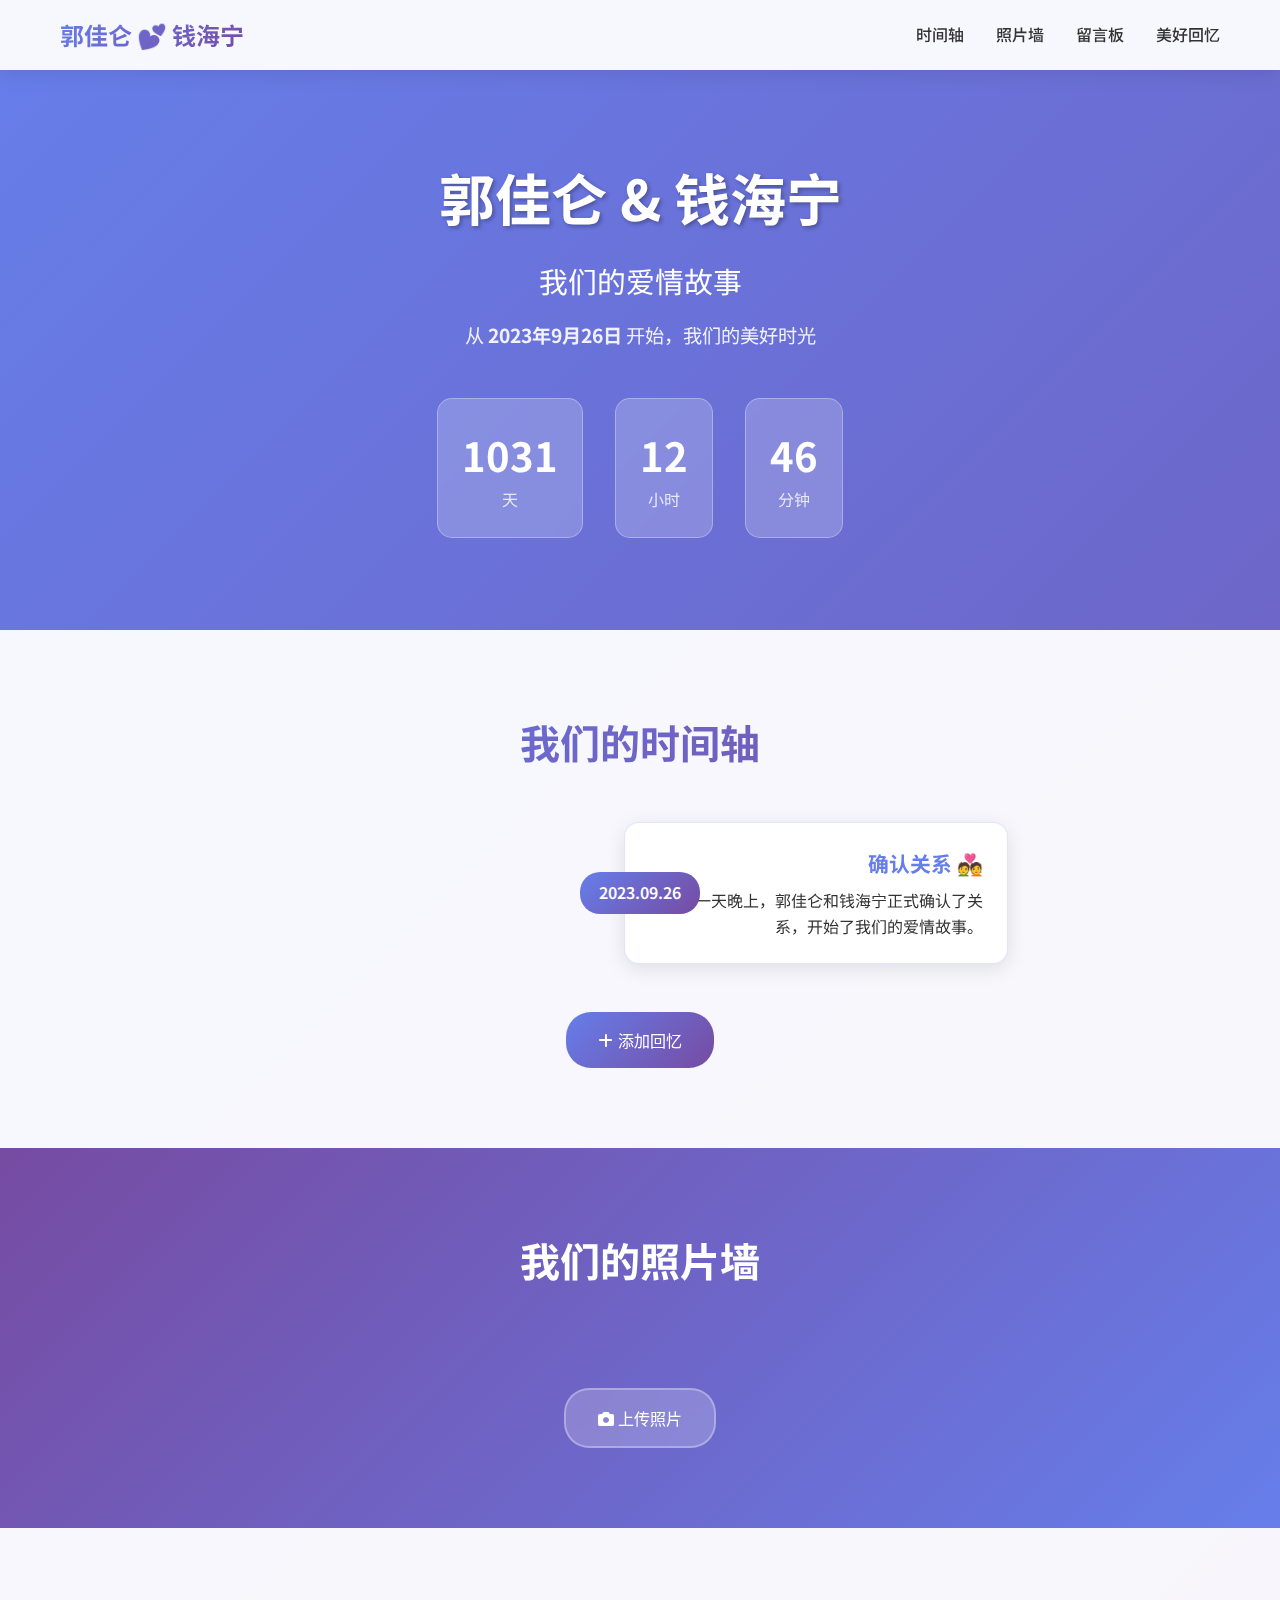
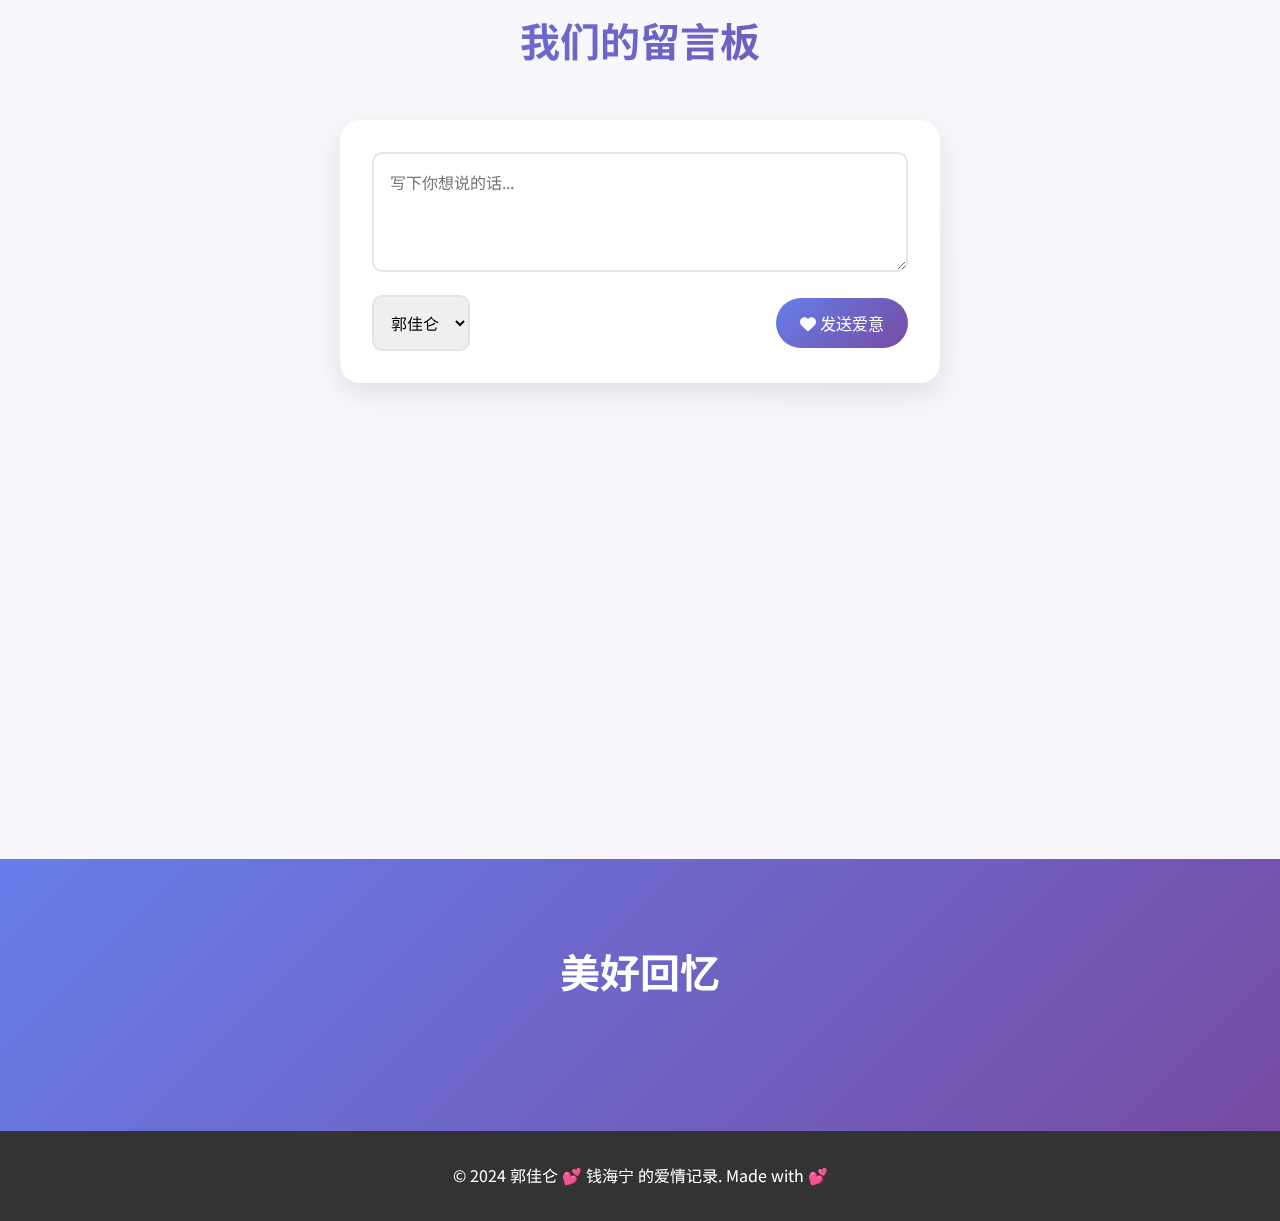
<file: index.html>
<!DOCTYPE html>
<html lang="zh-CN">
<head>
    <meta charset="UTF-8">
    <meta name="viewport" content="width=device-width, initial-scale=1.0">
    <title>郭佳仑 💕 钱海宁 - 我们的爱情记录</title>
    <link rel="stylesheet" href="styles.css">
    <link href="https://fonts.googleapis.com/css2?family=Noto+Sans+SC:wght@300;400;500;700&display=swap" rel="stylesheet">
    <link rel="stylesheet" href="https://cdnjs.cloudflare.com/ajax/libs/font-awesome/6.4.0/css/all.min.css">
</head>
<body>
    <!-- 背景装饰 -->
    <div class="background-hearts"></div>
    
    <!-- 导航栏 -->
    <nav class="navbar">
        <div class="nav-container">
            <h1 class="nav-title">郭佳仑 💕 钱海宁</h1>
            <ul class="nav-menu">
                <li><a href="#timeline" class="nav-link">时间轴</a></li>
                <li><a href="#photos" class="nav-link">照片墙</a></li>
                <li><a href="#messages" class="nav-link">留言板</a></li>
                <li><a href="#memories" class="nav-link">美好回忆</a></li>
            </ul>
        </div>
    </nav>

    <!-- 英雄区域 -->
    <section class="hero">
        <div class="hero-content">
            <h1 class="hero-title">郭佳仑 & 钱海宁</h1>
            <h2 style="font-size: 1.8rem; margin-bottom: 1rem; font-weight: 400;">我们的爱情故事</h2>
            <p class="hero-subtitle">从 <strong>2023年9月26日</strong> 开始，我们的美好时光</p>
            <div class="love-counter">
                <div class="counter-item">
                    <span class="counter-number" id="days-count">0</span>
                    <span class="counter-label">天</span>
                </div>
                <div class="counter-item">
                    <span class="counter-number" id="hours-count">0</span>
                    <span class="counter-label">小时</span>
                </div>
                <div class="counter-item">
                    <span class="counter-number" id="minutes-count">0</span>
                    <span class="counter-label">分钟</span>
                </div>
            </div>
        </div>
    </section>

    <!-- 时间轴 -->
    <section id="timeline" class="timeline-section">
        <div class="container">
            <h2 class="section-title">我们的时间轴</h2>
            <div class="timeline">
                <div class="timeline-item">
                    <div class="timeline-date">2023.09.26</div>
                    <div class="timeline-content">
                        <h3>确认关系 💑</h3>
                        <p>这一天晚上，郭佳仑和钱海宁正式确认了关系，开始了我们的爱情故事。</p>
                    </div>
                </div>
                <!-- 更多时间轴项目可以通过JavaScript动态添加 -->
            </div>
            <button class="add-memory-btn" onclick="addMemory()">
                <i class="fas fa-plus"></i> 添加回忆
            </button>
        </div>
    </section>

    <!-- 照片墙 -->
    <section id="photos" class="photos-section">
        <div class="container">
            <h2 class="section-title">我们的照片墙</h2>
            <div class="photo-grid" id="photo-grid">
                <!-- 照片将通过JavaScript动态添加 -->
            </div>
            <div class="upload-area">
                <input type="file" id="photo-upload" accept="image/*" multiple style="display: none;">
                <button class="upload-btn" onclick="document.getElementById('photo-upload').click()">
                    <i class="fas fa-camera"></i> 上传照片
                </button>
            </div>
        </div>
    </section>

    <!-- 留言板 -->
    <section id="messages" class="messages-section">
        <div class="container">
            <h2 class="section-title">我们的留言板</h2>
            <div class="message-form">
                <textarea id="message-input" placeholder="写下你想说的话..."></textarea>
                <div class="form-actions">
                    <select id="message-author">
                        <option value="郭佳仑">郭佳仑</option>
                        <option value="钱海宁">钱海宁</option>
                    </select>
                    <button onclick="addMessage()" class="submit-btn">
                        <i class="fas fa-heart"></i> 发送爱意
                    </button>
                </div>
            </div>
            <div class="messages-container" id="messages-container">
                <!-- 留言将通过JavaScript动态添加 -->
            </div>
        </div>
    </section>

    <!-- 美好回忆 -->
    <section id="memories" class="memories-section">
        <div class="container">
            <h2 class="section-title">美好回忆</h2>
            <div class="memories-grid" id="memories-grid">
                <!-- 回忆卡片将通过JavaScript动态添加 -->
            </div>
        </div>
    </section>

    <!-- 底部 -->
    <footer class="footer">
        <div class="container">
            <p>&copy; 2024 郭佳仑 💕 钱海宁 的爱情记录. Made with 💕</p>
        </div>
    </footer>

    <!-- 添加回忆模态框 -->
    <div id="memory-modal" class="modal">
        <div class="modal-content">
            <span class="close">&times;</span>
            <h3>添加美好回忆</h3>
            <form id="memory-form">
                <input type="date" id="memory-date" required>
                <input type="text" id="memory-title" placeholder="回忆标题" required>
                <textarea id="memory-description" placeholder="详细描述这个美好的回忆..."></textarea>
                <button type="submit">保存回忆</button>
            </form>
        </div>
    </div>

    <script src="script.js"></script>
</body>
</html>
</file>
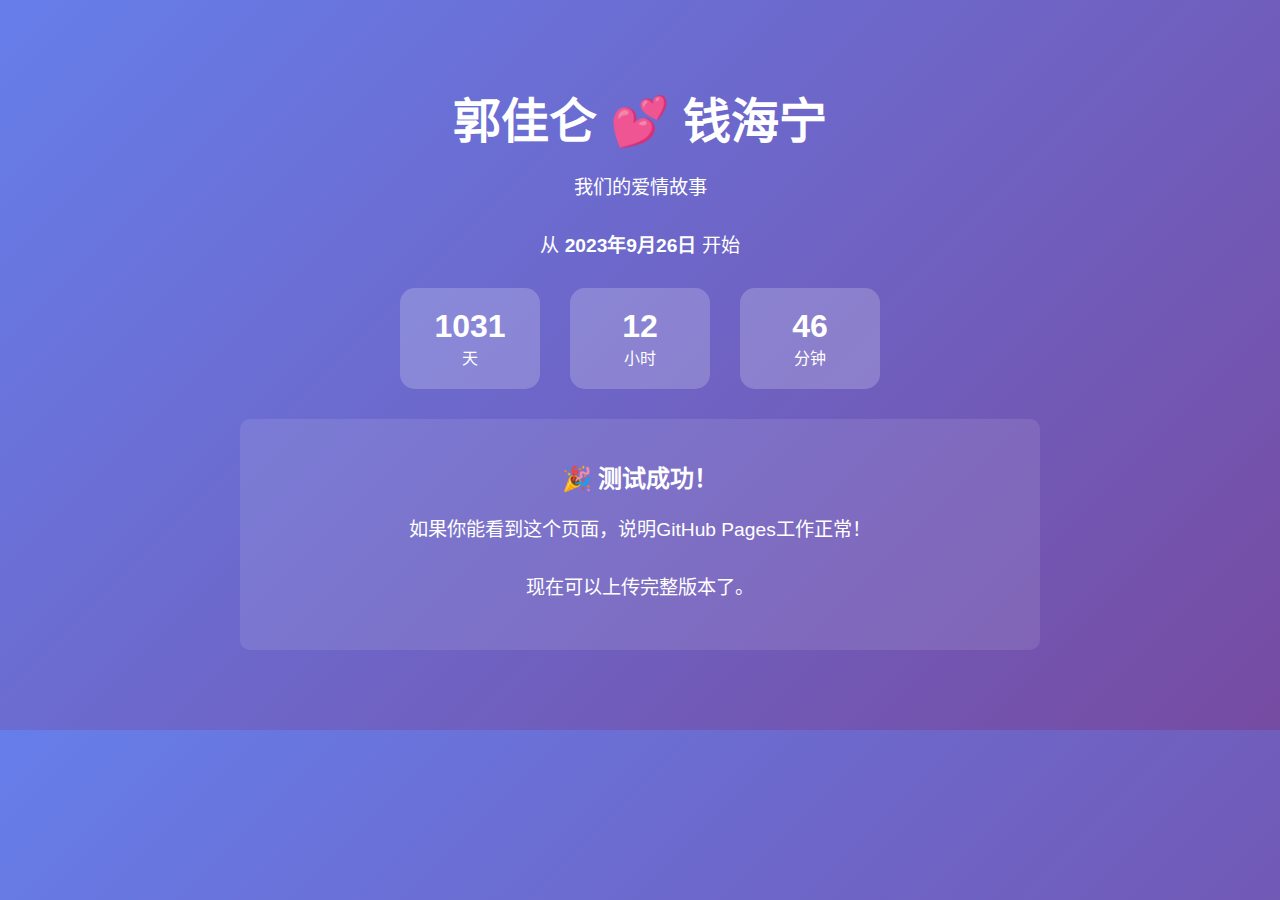
<file: test.html>
<!DOCTYPE html>
<html lang="zh-CN">
<head>
    <meta charset="UTF-8">
    <meta name="viewport" content="width=device-width, initial-scale=1.0">
    <title>郭佳仑 💕 钱海宁 - 测试版本</title>
    <style>
        body {
            font-family: 'Arial', sans-serif;
            margin: 0;
            padding: 0;
            background: linear-gradient(135deg, #667eea 0%, #764ba2 100%);
            color: white;
            text-align: center;
            padding: 50px 20px;
        }
        .hero {
            max-width: 800px;
            margin: 0 auto;
        }
        .hero h1 {
            font-size: 3rem;
            margin-bottom: 20px;
        }
        .hero p {
            font-size: 1.2rem;
            margin-bottom: 30px;
        }
        .counter {
            display: flex;
            justify-content: center;
            gap: 30px;
            flex-wrap: wrap;
        }
        .counter-item {
            background: rgba(255, 255, 255, 0.2);
            padding: 20px;
            border-radius: 15px;
            min-width: 100px;
        }
        .counter-number {
            display: block;
            font-size: 2rem;
            font-weight: bold;
        }
        .test-message {
            background: rgba(255, 255, 255, 0.1);
            padding: 20px;
            border-radius: 10px;
            margin: 30px 0;
        }
    </style>
</head>
<body>
    <div class="hero">
        <h1>郭佳仑 💕 钱海宁</h1>
        <p>我们的爱情故事</p>
        <p>从 <strong>2023年9月26日</strong> 开始</p>
        
        <div class="counter">
            <div class="counter-item">
                <span class="counter-number" id="days">0</span>
                <span>天</span>
            </div>
            <div class="counter-item">
                <span class="counter-number" id="hours">0</span>
                <span>小时</span>
            </div>
            <div class="counter-item">
                <span class="counter-number" id="minutes">0</span>
                <span>分钟</span>
            </div>
        </div>
        
        <div class="test-message">
            <h2>🎉 测试成功！</h2>
            <p>如果你能看到这个页面，说明GitHub Pages工作正常！</p>
            <p>现在可以上传完整版本了。</p>
        </div>
    </div>

    <script>
        // 简单的计数器
        function updateCounter() {
            const startDate = new Date('2023-09-26T19:00:00');
            const now = new Date();
            const diff = now - startDate;
            
            const days = Math.floor(diff / (1000 * 60 * 60 * 24));
            const hours = Math.floor((diff % (1000 * 60 * 60 * 24)) / (1000 * 60 * 60));
            const minutes = Math.floor((diff % (1000 * 60 * 60)) / (1000 * 60));
            
            document.getElementById('days').textContent = days;
            document.getElementById('hours').textContent = hours;
            document.getElementById('minutes').textContent = minutes;
        }
        
        updateCounter();
        setInterval(updateCounter, 60000);
    </script>
</body>
</html>
</file>
<file: styles.css>
* {
    margin: 0;
    padding: 0;
    box-sizing: border-box;
}

body {
    font-family: 'Noto Sans SC', sans-serif;
    line-height: 1.6;
    color: #333;
    background: linear-gradient(135deg, #667eea 0%, #764ba2 100%);
    min-height: 100vh;
    position: relative;
}

/* 背景心形装饰 */
.background-hearts {
    position: fixed;
    top: 0;
    left: 0;
    width: 100%;
    height: 100%;
    pointer-events: none;
    z-index: -1;
    overflow: hidden;
}

.background-hearts::before {
    content: '💕 💖 💗 💓 💝 🌸 🌺 🦋';
    position: absolute;
    top: -100px;
    left: -100px;
    font-size: 2rem;
    opacity: 0.1;
    animation: floating 20s infinite linear;
    white-space: nowrap;
}

@keyframes floating {
    from { transform: translateX(-100px) translateY(100vh) rotate(0deg); }
    to { transform: translateX(100vw) translateY(-100px) rotate(360deg); }
}

.container {
    max-width: 1200px;
    margin: 0 auto;
    padding: 0 20px;
}

/* 导航栏 */
.navbar {
    background: rgba(255, 255, 255, 0.95);
    backdrop-filter: blur(10px);
    padding: 1rem 0;
    position: fixed;
    top: 0;
    width: 100%;
    z-index: 1000;
    box-shadow: 0 2px 20px rgba(0, 0, 0, 0.1);
}

.nav-container {
    max-width: 1200px;
    margin: 0 auto;
    padding: 0 20px;
    display: flex;
    justify-content: space-between;
    align-items: center;
}

.nav-title {
    background: linear-gradient(135deg, #667eea, #764ba2);
    -webkit-background-clip: text;
    -webkit-text-fill-color: transparent;
    background-clip: text;
    font-size: 1.5rem;
    font-weight: 700;
}

.nav-menu {
    display: flex;
    list-style: none;
    gap: 2rem;
}

.nav-link {
    text-decoration: none;
    color: #333;
    font-weight: 500;
    transition: color 0.3s ease;
    position: relative;
}

.nav-link:hover {
    color: #667eea;
}

.nav-link::after {
    content: '';
    position: absolute;
    bottom: -5px;
    left: 0;
    width: 0;
    height: 2px;
    background: linear-gradient(135deg, #667eea, #764ba2);
    transition: width 0.3s ease;
}

.nav-link:hover::after {
    width: 100%;
}

/* 英雄区域 */
.hero {
    padding: 120px 0 60px;
    text-align: center;
    color: white;
    min-height: 70vh;
    display: flex;
    align-items: center;
    justify-content: center;
}

.hero-content {
    max-width: 800px;
    margin: 0 auto;
    padding: 0 20px;
}

.hero-title {
    font-size: 3.5rem;
    font-weight: 700;
    margin-bottom: 1rem;
    text-shadow: 2px 2px 4px rgba(0, 0, 0, 0.3);
}

.hero-subtitle {
    font-size: 1.2rem;
    margin-bottom: 3rem;
    opacity: 0.9;
}

/* 爱情计数器 */
.love-counter {
    display: flex;
    justify-content: center;
    gap: 2rem;
    margin-top: 2rem;
}

.counter-item {
    background: rgba(255, 255, 255, 0.2);
    backdrop-filter: blur(10px);
    padding: 1.5rem;
    border-radius: 15px;
    text-align: center;
    border: 1px solid rgba(255, 255, 255, 0.3);
}

.counter-number {
    display: block;
    font-size: 2.5rem;
    font-weight: 700;
    color: #fff;
}

.counter-label {
    font-size: 1rem;
    opacity: 0.8;
}

/* 通用样式 */
.section-title {
    text-align: center;
    font-size: 2.5rem;
    margin-bottom: 3rem;
    background: linear-gradient(135deg, #667eea, #764ba2);
    -webkit-background-clip: text;
    -webkit-text-fill-color: transparent;
    background-clip: text;
    font-weight: 700;
}

/* 时间轴 */
.timeline-section {
    padding: 80px 0;
    background: rgba(255, 255, 255, 0.95);
}

.timeline {
    position: relative;
    max-width: 800px;
    margin: 0 auto;
}

.timeline::before {
    content: '';
    position: absolute;
    left: 50%;
    top: 0;
    bottom: 0;
    width: 2px;
    background: linear-gradient(135deg, #667eea, #764ba2);
    transform: translateX(-50%);
}

.timeline-item {
    margin-bottom: 2rem;
    display: flex;
    align-items: center;
    position: relative;
}

.timeline-item:nth-child(odd) {
    flex-direction: row-reverse;
}

.timeline-item:nth-child(odd) .timeline-content {
    margin-right: 2rem;
    text-align: right;
}

.timeline-item:nth-child(even) .timeline-content {
    margin-left: 2rem;
}

.timeline-date {
    background: linear-gradient(135deg, #667eea, #764ba2);
    color: white;
    padding: 0.5rem 1rem;
    border-radius: 20px;
    font-weight: 600;
    position: absolute;
    left: 50%;
    transform: translateX(-50%);
    z-index: 2;
    min-width: 120px;
    text-align: center;
}

.timeline-content {
    background: white;
    padding: 1.5rem;
    border-radius: 15px;
    box-shadow: 0 5px 20px rgba(0, 0, 0, 0.1);
    width: calc(50% - 1rem);
    border: 1px solid rgba(102, 126, 234, 0.2);
}

.timeline-content h3 {
    color: #667eea;
    margin-bottom: 0.5rem;
    font-size: 1.3rem;
}

.add-memory-btn {
    display: block;
    margin: 3rem auto 0;
    background: linear-gradient(135deg, #667eea, #764ba2);
    color: white;
    border: none;
    padding: 1rem 2rem;
    border-radius: 25px;
    font-size: 1rem;
    cursor: pointer;
    transition: transform 0.3s ease, box-shadow 0.3s ease;
}

.add-memory-btn:hover {
    transform: translateY(-2px);
    box-shadow: 0 10px 30px rgba(102, 126, 234, 0.4);
}

/* 照片墙 */
.photos-section {
    padding: 80px 0;
    background: linear-gradient(135deg, #764ba2 0%, #667eea 100%);
    color: white;
}

.photos-section .section-title {
    color: white;
    -webkit-text-fill-color: white;
}

.photo-grid {
    display: grid;
    grid-template-columns: repeat(auto-fit, minmax(250px, 1fr));
    gap: 1.5rem;
    margin-bottom: 3rem;
}

.photo-item {
    border-radius: 15px;
    overflow: hidden;
    box-shadow: 0 10px 30px rgba(0, 0, 0, 0.3);
    transition: transform 0.3s ease;
    cursor: pointer;
}

.photo-item:hover {
    transform: scale(1.05);
}

.photo-item img {
    width: 100%;
    height: 250px;
    object-fit: cover;
}

.upload-area {
    text-align: center;
}

.upload-btn {
    background: rgba(255, 255, 255, 0.2);
    backdrop-filter: blur(10px);
    color: white;
    border: 2px solid rgba(255, 255, 255, 0.3);
    padding: 1rem 2rem;
    border-radius: 25px;
    font-size: 1rem;
    cursor: pointer;
    transition: all 0.3s ease;
}

.upload-btn:hover {
    background: rgba(255, 255, 255, 0.3);
    transform: translateY(-2px);
}

/* 留言板 */
.messages-section {
    padding: 80px 0;
    background: rgba(255, 255, 255, 0.95);
}

.message-form {
    max-width: 600px;
    margin: 0 auto 3rem;
    background: white;
    padding: 2rem;
    border-radius: 20px;
    box-shadow: 0 10px 30px rgba(0, 0, 0, 0.1);
}

.message-form textarea {
    width: 100%;
    padding: 1rem;
    border: 2px solid #e1e5e9;
    border-radius: 10px;
    font-family: inherit;
    font-size: 1rem;
    resize: vertical;
    min-height: 120px;
    margin-bottom: 1rem;
    transition: border-color 0.3s ease;
}

.message-form textarea:focus {
    outline: none;
    border-color: #667eea;
}

.form-actions {
    display: flex;
    justify-content: space-between;
    align-items: center;
    gap: 1rem;
}

.form-actions select {
    padding: 0.8rem;
    border: 2px solid #e1e5e9;
    border-radius: 10px;
    font-family: inherit;
    font-size: 1rem;
}

.submit-btn {
    background: linear-gradient(135deg, #667eea, #764ba2);
    color: white;
    border: none;
    padding: 0.8rem 1.5rem;
    border-radius: 25px;
    font-size: 1rem;
    cursor: pointer;
    transition: transform 0.3s ease, box-shadow 0.3s ease;
}

.submit-btn:hover {
    transform: translateY(-2px);
    box-shadow: 0 10px 30px rgba(102, 126, 234, 0.4);
}

.messages-container {
    max-width: 800px;
    margin: 0 auto;
}

.message-item {
    background: white;
    padding: 1.5rem;
    margin-bottom: 1rem;
    border-radius: 15px;
    box-shadow: 0 5px 20px rgba(0, 0, 0, 0.1);
    border-left: 4px solid #667eea;
}

.message-header {
    display: flex;
    justify-content: space-between;
    align-items: center;
    margin-bottom: 0.5rem;
}

.message-author {
    font-weight: 600;
    color: #667eea;
}

.message-date {
    color: #888;
    font-size: 0.9rem;
}

.message-content {
    line-height: 1.6;
}

/* 美好回忆 */
.memories-section {
    padding: 80px 0;
    background: linear-gradient(135deg, #667eea 0%, #764ba2 100%);
    color: white;
}

.memories-section .section-title {
    color: white;
    -webkit-text-fill-color: white;
}

.memories-grid {
    display: grid;
    grid-template-columns: repeat(auto-fit, minmax(300px, 1fr));
    gap: 2rem;
}

.memory-card {
    background: rgba(255, 255, 255, 0.1);
    backdrop-filter: blur(10px);
    padding: 2rem;
    border-radius: 20px;
    border: 1px solid rgba(255, 255, 255, 0.2);
    transition: transform 0.3s ease;
}

.memory-card:hover {
    transform: translateY(-5px);
}

.memory-date {
    color: #ffd700;
    font-weight: 600;
    margin-bottom: 1rem;
}

.memory-title {
    font-size: 1.3rem;
    margin-bottom: 1rem;
}

.memory-description {
    line-height: 1.6;
    opacity: 0.9;
}

/* 底部 */
.footer {
    background: #333;
    color: white;
    text-align: center;
    padding: 2rem 0;
}

/* 模态框 */
.modal {
    display: none;
    position: fixed;
    z-index: 2000;
    left: 0;
    top: 0;
    width: 100%;
    height: 100%;
    background-color: rgba(0, 0, 0, 0.5);
    backdrop-filter: blur(5px);
}

.modal-content {
    background-color: white;
    margin: 10% auto;
    padding: 2rem;
    border-radius: 20px;
    width: 90%;
    max-width: 500px;
    position: relative;
}

.close {
    color: #aaa;
    float: right;
    font-size: 28px;
    font-weight: bold;
    cursor: pointer;
    position: absolute;
    right: 1rem;
    top: 1rem;
}

.close:hover {
    color: #667eea;
}

.modal-content h3 {
    margin-bottom: 1.5rem;
    color: #667eea;
    text-align: center;
}

.modal-content input,
.modal-content textarea {
    width: 100%;
    padding: 1rem;
    margin-bottom: 1rem;
    border: 2px solid #e1e5e9;
    border-radius: 10px;
    font-family: inherit;
    font-size: 1rem;
}

.modal-content button {
    width: 100%;
    background: linear-gradient(135deg, #667eea, #764ba2);
    color: white;
    border: none;
    padding: 1rem;
    border-radius: 10px;
    font-size: 1rem;
    cursor: pointer;
    transition: transform 0.3s ease;
}

.modal-content button:hover {
    transform: translateY(-2px);
}

/* 响应式设计 */
@media (max-width: 768px) {
    .nav-menu {
        display: none;
    }
    
    .hero-title {
        font-size: 2.5rem;
    }
    
    .love-counter {
        flex-direction: column;
        gap: 1rem;
    }
    
    .counter-item {
        padding: 1rem;
    }
    
    .counter-number {
        font-size: 2rem;
    }
    
    .timeline::before {
        left: 20px;
    }
    
    .timeline-item {
        flex-direction: column !important;
        align-items: flex-start;
        padding-left: 60px;
    }
    
    .timeline-date {
        left: 20px !important;
        transform: none !important;
        position: absolute;
        top: 0;
    }
    
    .timeline-content {
        width: 100%;
        margin: 0 !important;
        text-align: left !important;
        margin-top: 3rem !important;
    }
    
    .form-actions {
        flex-direction: column;
        align-items: stretch;
    }
}

/* 动画效果 */
@keyframes fadeInUp {
    from {
        opacity: 0;
        transform: translateY(30px);
    }
    to {
        opacity: 1;
        transform: translateY(0);
    }
}

.timeline-item,
.photo-item,
.message-item,
.memory-card {
    animation: fadeInUp 0.6s ease-out;
}
</file>
